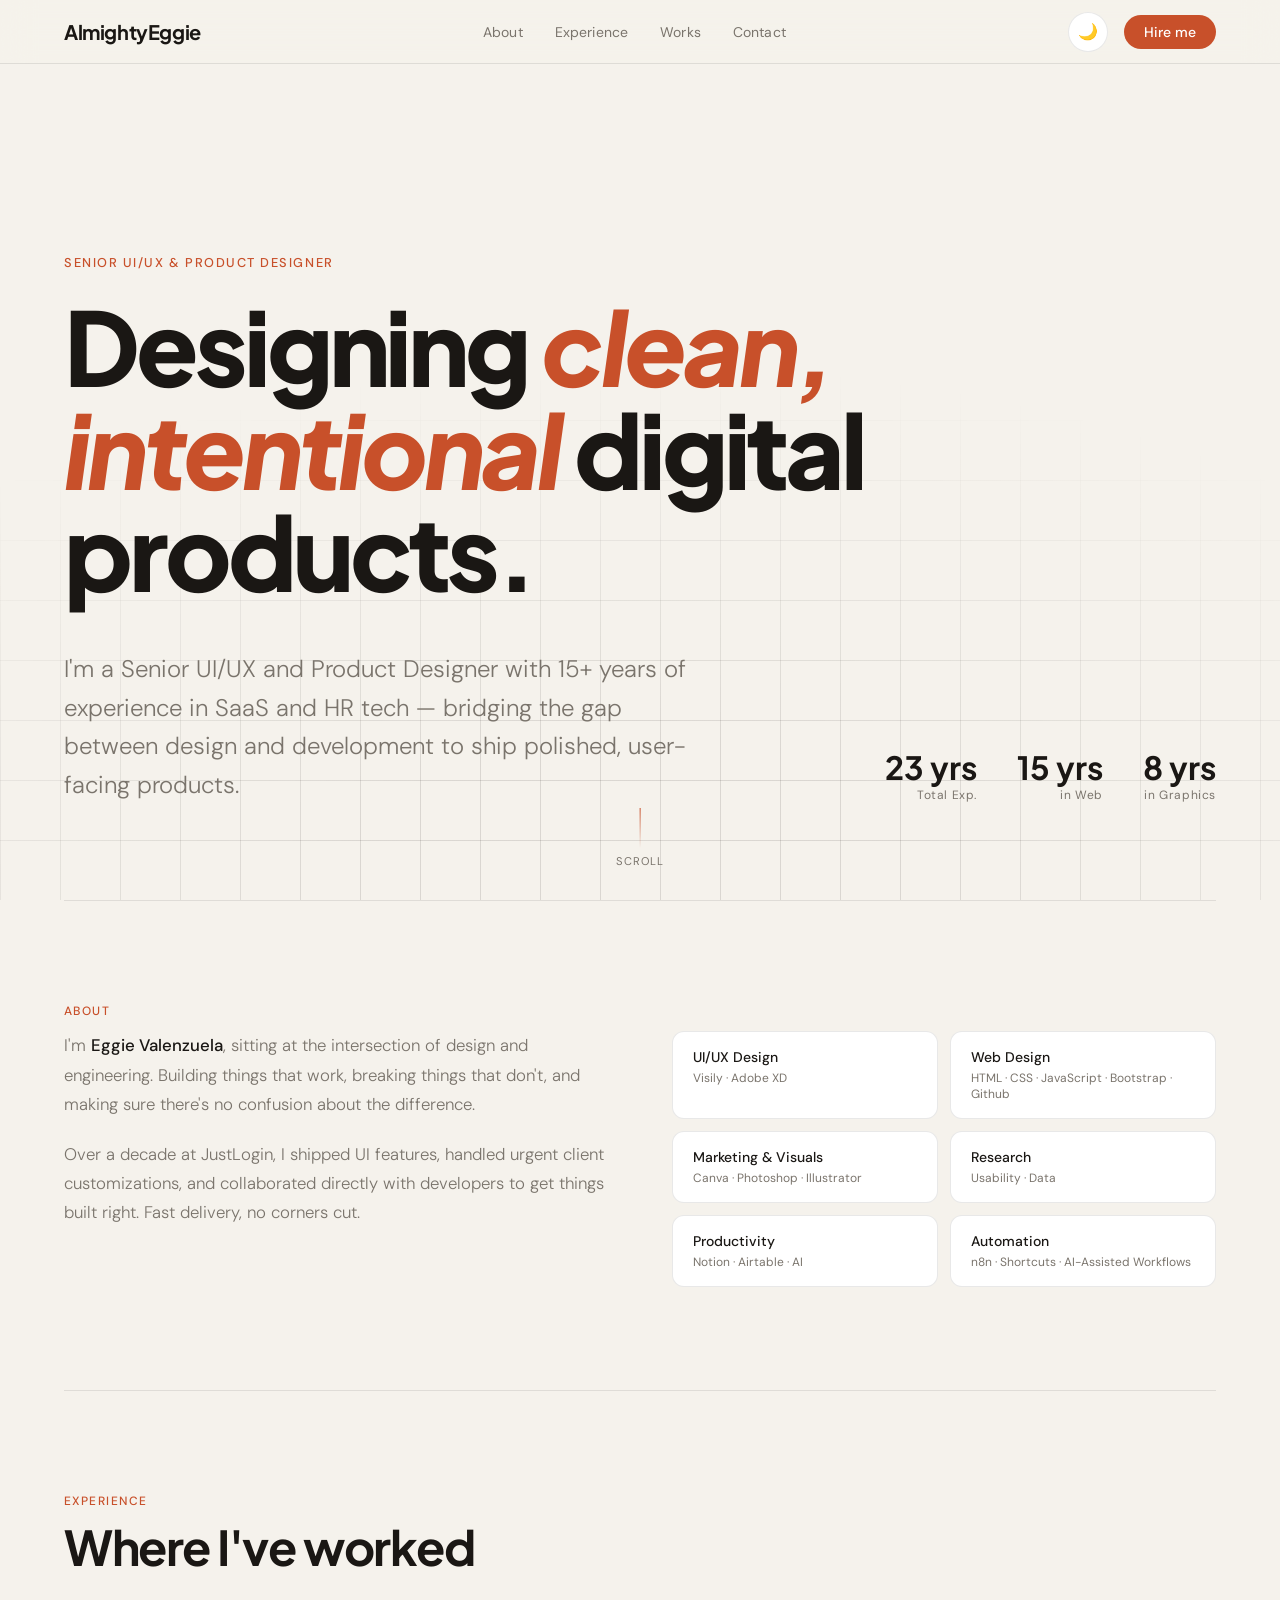
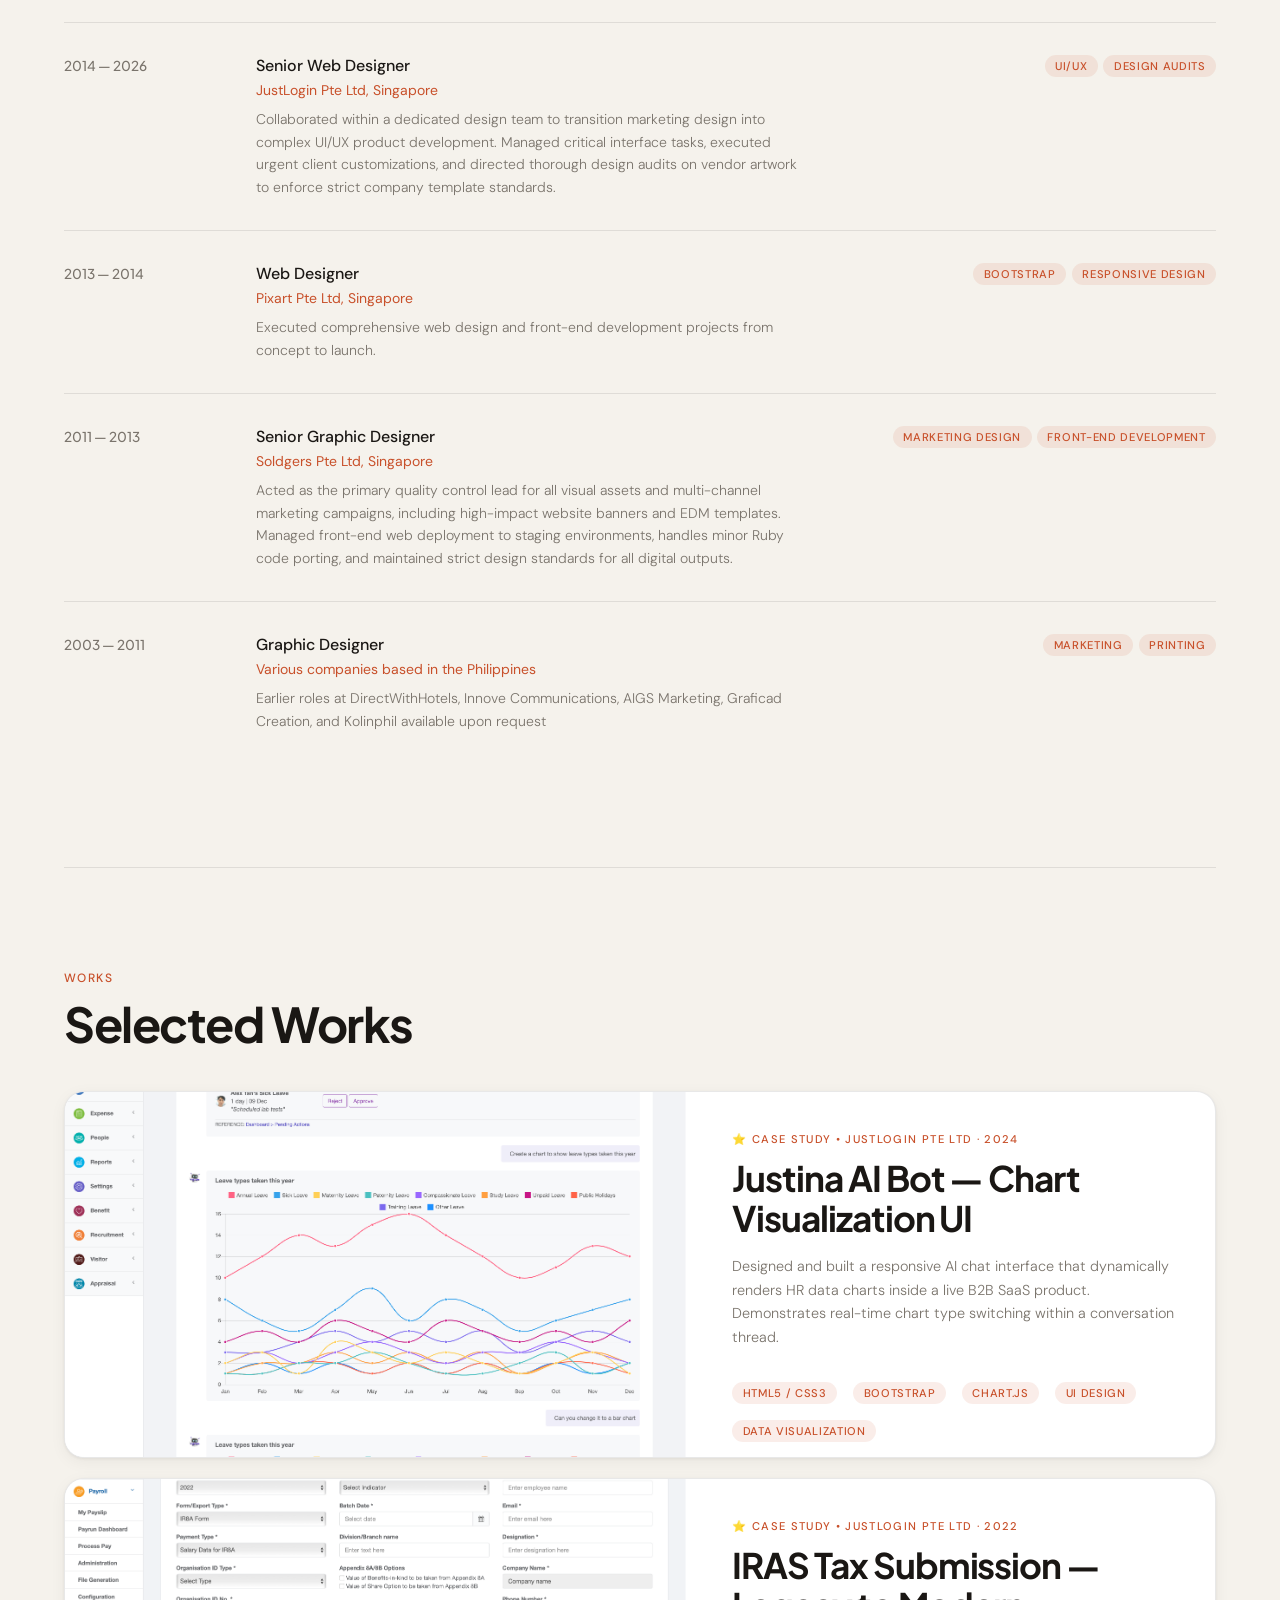
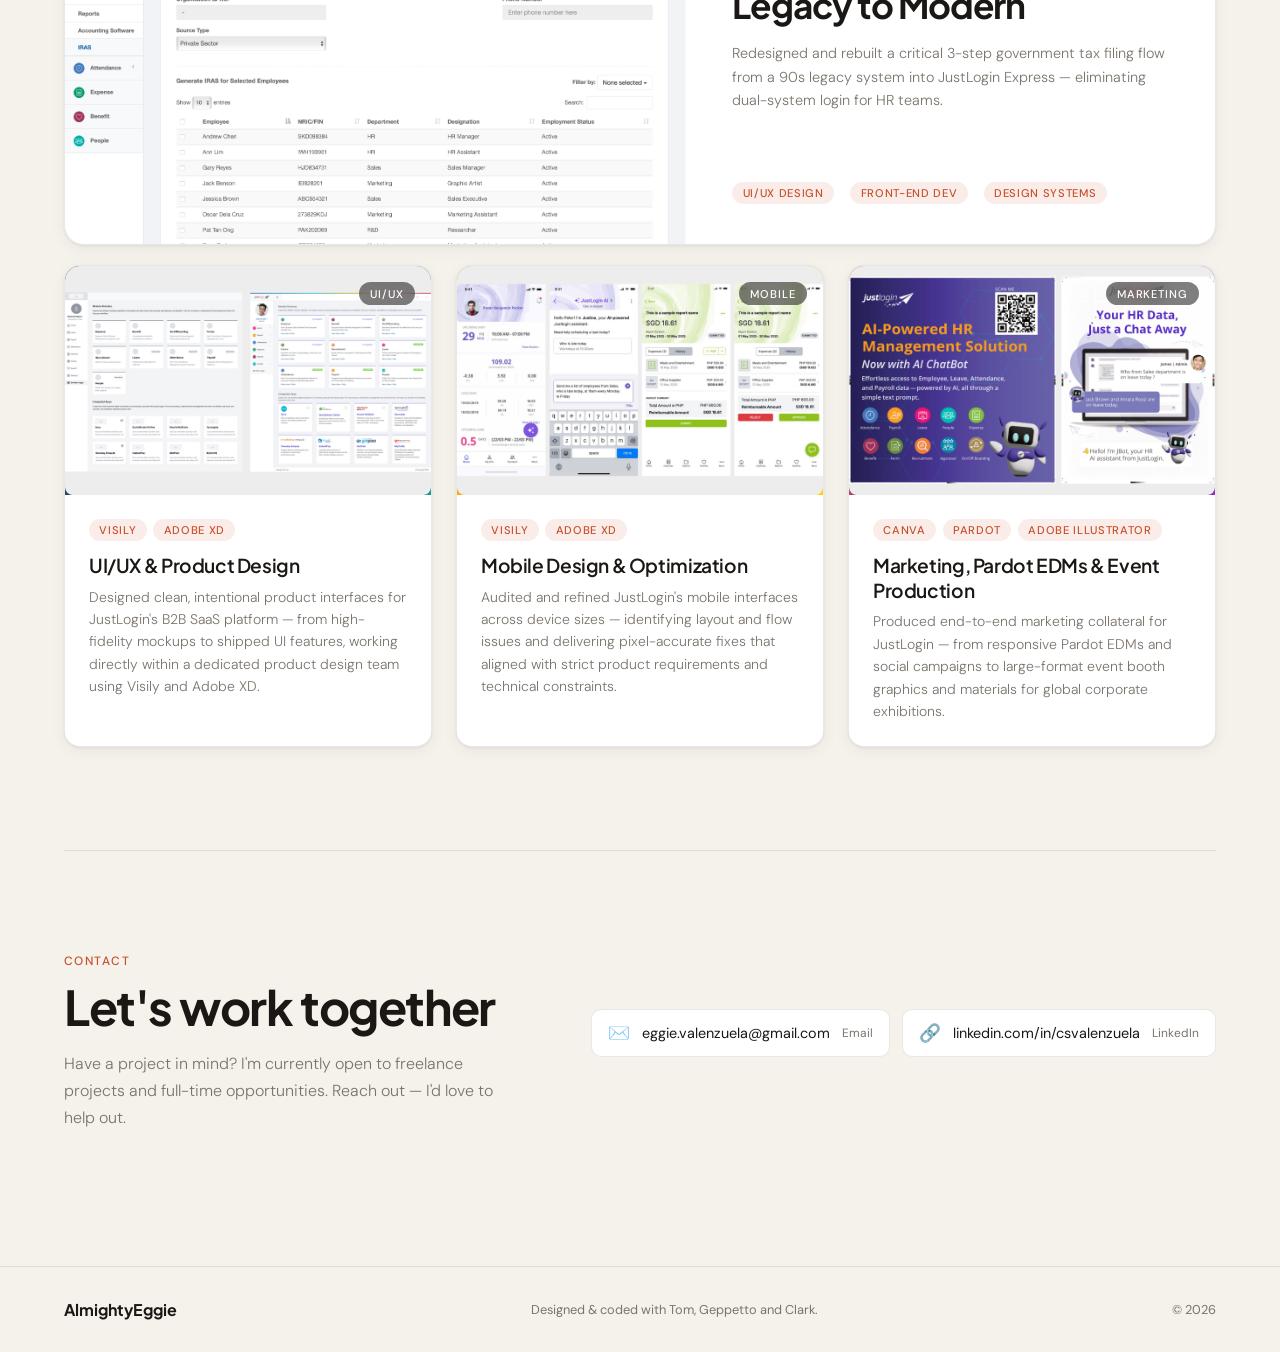
<file: index.html>
<!DOCTYPE html>
<html lang="en">

<head>
    <meta charset="UTF-8">
    <meta name="viewport" content="width=device-width, initial-scale=1.0">
    <title>Eggie Valenzuela — Portfolio</title>
    <link rel="preconnect" href="https://fonts.googleapis.com">
    <link
        href="https://fonts.googleapis.com/css2?family=Plus+Jakarta+Sans:ital,wght@0,300..800;1,300..800&family=DM+Sans:ital,opsz,wght@0,9..40,300..500;1,9..40,300&display=swap"
        rel="stylesheet">

    <link rel="stylesheet" href="css/style.css">

</head>

<body>

    <!-- NAV -->
    <nav>
        <a href="#" class="nav-logo">AlmightyEggie</a>
        <ul class="nav-links">
            <li><a href="#about">About</a></li>
            <li><a href="#experience">Experience</a></li>
            <li><a href="#work">Works</a></li>
            <li><a href="#contact">Contact</a></li>
        </ul>
        <div class="nav-right">
            <button class="theme-toggle" onclick="toggleTheme()" title="Toggle theme" id="themeBtn">🌙</button>
            <a href="#contact" class="btn-cta">Hire me</a>
        </div>
    </nav>

    <!-- HERO -->
    <section class="hero">
        <div class="hero-grid"></div>
        <span class="hero-eyebrow">Senior UI/UX & Product Designer</span>
        <h1>Designing <em>clean, intentional</em> digital products.</h1>
        <div class="hero-sub">
            <p class="hero-desc">I'm a Senior UI/UX and Product Designer with 15+ years of experience in SaaS and HR
                tech — bridging the gap between design and development to ship polished, user-facing products.</p>
            <div class="hero-stats">
                <div class="stat">
                    <span class="stat-num">23 yrs</span>
                    <span class="stat-label">Total Exp.</span>
                </div>
                <div class="stat">
                    <span class="stat-num">15 yrs</span>
                    <span class="stat-label">in Web</span>
                </div>
                <div class="stat">
                    <span class="stat-num">8 yrs</span>
                    <span class="stat-label">in Graphics</span>
                </div>
            </div>
        </div>
        <div class="scroll-hint">
            <div class="scroll-hint-line"></div>
            Scroll
        </div>
    </section>

    <div class="divider"></div>

    <!-- ABOUT -->
    <section id="about">
        <div class="section-label">About</div>
        <div class="about-inner">
            <div class="about-text reveal">
                <p>I'm <strong>Eggie Valenzuela</strong>, sitting at the intersection of design and engineering.
                    Building things that work, breaking things that don't, and making sure there's no confusion about
                    the difference.</p>
                <p>
                    Over a decade at JustLogin, I shipped UI features, handled urgent client customizations, and
                    collaborated directly with developers to get things built right. Fast delivery, no corners cut.</p>
            </div>
            <div class="skills-grid reveal">
                <div class="skill-item">
                    <div class="skill-name">UI/UX Design</div>
                    <div class="skill-sub">Visily · Adobe XD </div>
                </div>
                <div class="skill-item">
                    <div class="skill-name">Web Design</div>
                    <div class="skill-sub">HTML · CSS · JavaScript · Bootstrap · Github</div>
                </div>
                <div class="skill-item">
                    <div class="skill-name">Marketing & Visuals</div>
                    <div class="skill-sub">Canva · Photoshop · Illustrator</div>
                </div>
                <div class="skill-item">
                    <div class="skill-name">Research</div>
                    <div class="skill-sub">Usability · Data</div>
                </div>
                <div class="skill-item">
                    <div class="skill-name">Productivity</div>
                    <div class="skill-sub">Notion · Airtable · AI</div>
                </div>
                <div class="skill-item">
                    <div class="skill-name">Automation</div>
                    <div class="skill-sub">n8n · Shortcuts · AI-Assisted Workflows</div>
                </div>
            </div>
        </div>
    </section>

    <div class="divider"></div>

    <!-- EXPERIENCE -->
    <section id="experience">
        <div class="section-label">Experience</div>
        <h2 class="section-title">Where I've worked</h2>

        <div class="exp-list">
            <div class="exp-item reveal">
                <div class="exp-period">2014 — 2026</div>
                <div>
                    <div class="exp-role">Senior Web Designer</div>
                    <div class="exp-company">JustLogin Pte Ltd, Singapore</div>
                    <p class="exp-desc">Collaborated within a dedicated design team to transition marketing design into
                        complex UI/UX product development. Managed critical interface tasks, executed urgent client
                        customizations, and directed thorough design audits on vendor artwork to enforce strict company
                        template standards.</p>
                </div>
                <div class="exp-tags">
                    <span class="tag">UI/UX</span>
                    <span class="tag">Design Audits</span>
                </div>
            </div>

            <div class="exp-item reveal">
                <div class="exp-period">2013 — 2014</div>
                <div>
                    <div class="exp-role">Web Designer</div>
                    <div class="exp-company">Pixart Pte Ltd, Singapore</div>
                    <p class="exp-desc">Executed comprehensive web design and front-end development projects from
                        concept to launch.</p>
                </div>
                <div class="exp-tags">
                    <span class="tag">Bootstrap</span>
                    <span class="tag">Responsive Design</span>
                </div>
            </div>

            <div class="exp-item reveal">
                <div class="exp-period">2011 — 2013</div>
                <div>
                    <div class="exp-role">Senior Graphic Designer</div>
                    <div class="exp-company">Soldgers Pte Ltd, Singapore</div>
                    <p class="exp-desc">Acted as the primary quality control lead for all visual assets and
                        multi-channel marketing campaigns, including high-impact website banners and EDM templates.
                        Managed front-end web deployment to staging environments, handles minor Ruby code porting, and
                        maintained strict design standards for all digital outputs.</p>
                </div>
                <div class="exp-tags">
                    <span class="tag">Marketing Design</span>
                    <span class="tag">Front-end Development</span>
                </div>
            </div>

            <div class="exp-item reveal">
                <div class="exp-period">2003 — 2011</div>
                <div>
                    <div class="exp-role">Graphic Designer</div>
                    <div class="exp-company">Various companies based in the Philippines</div>
                    <p class="exp-desc">Earlier roles at DirectWithHotels, Innove Communications, AIGS Marketing,
                        Graficad Creation, and Kolinphil available upon request</p>
                </div>
                <div class="exp-tags">
                    <span class="tag">Marketing</span>
                    <span class="tag">Printing</span>
                </div>
            </div>
        </div>
    </section>

    <div class="divider"></div>

    <!-- WORK -->
    <section id="work">
        <div class="works-header">
            <div>
                <div class="section-label">WORKS</div>
                <h2 class="section-title">Selected Works</h2>
            </div>
            <!-- <a href="#" class="view-all">View all work →</a> -->
        </div>


        <div class="featured-container">
            <!-- Featured -->
            <a href="justina-case-study.html" class="featured-card reveal">
                <div class="featured-thumb c1">
                    <div class="featured-thumb-inner"><img src="images/justina-chart.png"></div>
                </div>
                <div class="featured-body">
                    <div>
                        <div class="clearfix">
                            <div class="featured-label">⭐ CASE STUDY • JustLogin Pte Ltd · 2024</div>
                        </div>
                        <h3 class="featured-title">Justina AI Bot — Chart Visualization UI</h3>
                        <p class="featured-desc">Designed and built a responsive AI chat interface that dynamically
                            renders HR data charts inside a live B2B SaaS product. Demonstrates real-time chart type
                            switching within a conversation thread.</p>
                    </div>
                    <div class="featured-meta">
                        <span class="tag">HTML5 / CSS3</span>
                        <span class="tag">Bootstrap</span>
                        <span class="tag">Chart.js</span>
                        <span class="tag">UI Design</span>
                        <span class="tag">Data Visualization</span>
                    </div>
                </div>
            </a>
            <a href="iras-case-study.html" class="featured-card reveal">
                <div class="featured-thumb c1">
                    <div class="featured-thumb-inner"><img src="images/iras1.png"></div>
                </div>
                <div class="featured-body">
                    <div>
                        <div class="clearfix">
                            <div class="featured-label">⭐ CASE STUDY • JustLogin Pte Ltd · 2022</div>
                        </div>
                        <h3 class="featured-title">IRAS Tax Submission — Legacy to Modern</h3>
                        <p class="featured-desc">Redesigned and rebuilt a critical 3-step government tax filing flow
                            from a
                            90s legacy system into JustLogin Express — eliminating dual-system login for HR teams.
                        </p>
                    </div>
                    <div class="featured-meta">
                        <span class="tag">UI/UX Design</span>
                        <span class="tag">Front-end Dev</span>
                        <span class="tag">Design Systems</span>
                    </div>
                </div>
            </a>
        </div>

        <div class="projects-grid">
            <!-- Card 2 -->
            <a href="#" class="project-card reveal" data-modal-image="images/mockups.png"
                data-modal-title="UI/UX & Product Design" data-modal-badge="UI/UX" data-modal-year="2024"
                data-modal-tags="Visily,Adobe XD"
                data-modal-desc="Designed clean, intentional product interfaces for JustLogin's B2B SaaS platform — from high-fidelity mockups to shipped UI features, working directly within a dedicated product design team using Visily and Adobe XD.">
                <div class="project-thumb c2">
                    <div class="project-thumb-inner"><img src="images/mockups.png"></div>
                    <span class="project-badge">UI/UX</span>
                </div>
                <div class="project-body">
                    <div class="project-tags">
                        <span class="tag">Visily</span>
                        <span class="tag">Adobe XD</span>
                    </div>
                    <h3 class="project-title">UI/UX & Product Design</h3>
                    <p class="project-desc">Designed clean, intentional product interfaces for JustLogin's B2B SaaS
                        platform — from high-fidelity mockups to shipped UI features, working directly within a
                        dedicated product design team using Visily and Adobe XD.

                    </p>
                </div>
                <!-- <div class="project-footer">
                    <span class="project-year">2024</span>
                    <span class="project-arrow">↗</span>
                </div> -->
            </a>

            <!-- Card 3 -->
            <a href="#" class="project-card reveal" data-modal-image="images/mobile.png" data-modal-color="c3"
                data-modal-title="Mobile Design & Optimization" data-modal-badge="Mobile" data-modal-year="2024"
                data-modal-tags="Visily,Adobe XD,Mobile Design"
                data-modal-desc="Audited and refined JustLogin's mobile interfaces across device sizes — identifying layout and flow issues and delivering pixel-accurate fixes that aligned with strict product requirements and technical constraints.">
                <div class="project-thumb c3">
                    <div class="project-thumb-inner"><img src="images/mobile.png"></div>
                    <span class="project-badge">Mobile</span>
                </div>
                <div class="project-body">
                    <div class="project-tags">
                        <span class="tag">Visily</span>
                        <span class="tag">Adobe XD</span>
                    </div>
                    <h3 class="project-title">Mobile Design & Optimization</h3>
                    <p class="project-desc">Audited and refined JustLogin's mobile interfaces across device sizes —
                        identifying layout and flow issues and delivering pixel-accurate fixes that aligned with strict
                        product requirements and technical constraints.
                    </p>
                </div>
                <!-- <div class="project-footer">
                    <span class="project-year">2024</span>
                    <span class="project-arrow">↗</span>
                </div> -->
            </a>

            <!-- Card 4 -->
            <a href="#" class="project-card reveal" data-modal-image="images/marketing.png" data-modal-color="c4"
                data-modal-title="Marketing, Pardot EDMs & Event Production" data-modal-badge="Marketing"
                data-modal-year="2023" data-modal-tags="Canva,Pardot,Adobe Illustrator"
                data-modal-desc="Developing marketing collateral from concept to physical execution.
                       Produced end-to-end marketing collateral for JustLogin — from responsive Pardot EDMs and social campaigns to large-format event booth graphics and materials for global corporate exhibitions.">
                <div class="project-thumb c4">
                    <div class="project-thumb-inner"><img src="images/marketing.png"></div>
                    <span class="project-badge">Marketing</span>
                </div>
                <div class="project-body">
                    <div class="project-tags">
                        <span class="tag">Canva</span>
                        <span class="tag">Pardot</span>
                        <span class="tag">Adobe Illustrator</span>
                    </div>
                    <h3 class="project-title">Marketing, Pardot EDMs & Event Production</h3>
                    <p class="project-desc">Produced end-to-end marketing collateral for JustLogin — from responsive
                        Pardot EDMs and social campaigns to large-format event booth graphics and materials for global
                        corporate exhibitions.</p>
                </div>
                <!-- <div class="project-footer">
                    <span class="project-year">2023</span>
                    <span class="project-arrow">↗</span>
                </div> -->
            </a>

            <!-- Card 5 -->
            <!-- <a href="#" class="project-card reveal" data-modal-emoji="🏥" data-modal-color="c5"
                data-modal-title="Healio — Patient Portal Redesign" data-modal-badge="Healthcare" data-modal-year="2023"
                data-modal-tags="HealthTech,Accessibility"
                data-modal-desc="Accessibility-first redesign of a hospital patient portal for 400K+ users. Achieved WCAG 2.1 AA compliance while reducing task completion time by 52%.">
                <div class="project-thumb c5">
                    <div class="project-thumb-inner">🏥</div>
                    <span class="project-badge">Healthcare</span>
                </div>
                <div class="project-body">
                    <div class="project-tags">
                        <span class="tag">HealthTech</span>
                        <span class="tag">Accessibility</span>
                    </div>
                    <h3 class="project-title">Healio — Patient Portal Redesign</h3>
                    <p class="project-desc">Accessibility-first redesign of a hospital patient portal for 400K+ users.
                        Achieved WCAG 2.1 AA compliance while reducing task completion time by 52%.</p>
                </div>
                <div class="project-footer">
                    <span class="project-year">2023</span>
                    <span class="project-arrow">↗</span>
                </div>
            </a> -->

        </div>
    </section>

    <div class="divider"></div>

    <!-- CONTACT -->
    <section id="contact">
        <div class="contact-inner">
            <div class="contact-left">
                <div class="section-label">Contact</div>
                <h2 class="section-title">Let's work together</h2>
                <p class="contact-text">Have a project in mind? I'm currently open to freelance projects and full-time
                    opportunities. Reach out — I'd love to help out.</p>
            </div>

            <div class="contact-links">
                <a href="mailto:eggie.valenzuela@gmail.com" class="contact-link">
                    <span class="contact-link-icon">✉️</span>
                    eggie.valenzuela@gmail.com
                    <span class="contact-link-sub">Email</span>
                </a>
                <a href="https://www.linkedin.com/in/csvalenzuela" class="contact-link">
                    <span class="contact-link-icon">🔗</span>
                    linkedin.com/in/csvalenzuela
                    <span class="contact-link-sub">LinkedIn</span>
                </a>
            </div>
        </div>
    </section>

    <!-- FOOTER -->
    <footer>
        <span class="footer-logo">AlmightyEggie</span>
        <span>Designed & coded with Tom, Geppetto and Clark.</span>
        <span>© 2026</span>
    </footer>

    <!-- PROJECT MODAL -->
    <div id="projectModal" class="modal" role="dialog" aria-modal="true" aria-hidden="true">
        <div class="modal-overlay"></div>
        <div class="modal-container">
            <button class="modal-close" id="modalCloseBtn" aria-label="Close modal">&times;</button>
            <div class="modal-content">
                <div class="modal-media" id="modalMedia">
                    <!-- Dynamic: img or emoji wrapper -->
                </div>
                <div class="modal-details">
                    <div class="modal-header-meta">
                        <span class="modal-badge-label" id="modalBadge"></span>
                        <span class="modal-year" id="modalYear"></span>
                    </div>
                    <h3 class="modal-title" id="modalTitle"></h3>
                    <div class="modal-tags" id="modalTags"></div>
                    <p class="modal-desc" id="modalDesc"></p>
                </div>
            </div>
        </div>
    </div>

    <script>
        // Theme toggle
        const html = document.documentElement;
        const btn = document.getElementById('themeBtn');

        function toggleTheme() {
            const isDark = html.getAttribute('data-theme') === 'dark';
            html.setAttribute('data-theme', isDark ? 'light' : 'dark');
            btn.textContent = isDark ? '🌙' : '☀️';
        }

        // Scroll reveal
        const reveals = document.querySelectorAll('.reveal');
        const observer = new IntersectionObserver((entries) => {
            entries.forEach((entry, i) => {
                if (entry.isIntersecting) {
                    setTimeout(() => entry.target.classList.add('visible'), 60 * i);
                    observer.unobserve(entry.target);
                }
            });
        }, { threshold: 0.08 });

        reveals.forEach(el => observer.observe(el));

        // Modal selectors
        const modal = document.getElementById('projectModal');
        const modalOverlay = modal.querySelector('.modal-overlay');
        const modalCloseBtn = document.getElementById('modalCloseBtn');
        const modalMedia = document.getElementById('modalMedia');
        const modalBadge = document.getElementById('modalBadge');
        const modalYear = document.getElementById('modalYear');
        const modalTitle = document.getElementById('modalTitle');
        const modalTags = document.getElementById('modalTags');
        const modalDesc = document.getElementById('modalDesc');

        function openModal(card) {
            const image = card.getAttribute('data-modal-image');
            const emoji = card.getAttribute('data-modal-emoji');
            const colorClass = card.getAttribute('data-modal-color') || '';
            const title = card.getAttribute('data-modal-title');
            const badge = card.getAttribute('data-modal-badge');
            const year = card.getAttribute('data-modal-year');
            const tags = card.getAttribute('data-modal-tags') ? card.getAttribute('data-modal-tags').split(',') : [];
            const desc = card.getAttribute('data-modal-desc');

            // Populate media (image or styled emoji box)
            modalMedia.innerHTML = '';
            if (image) {
                const imgEl = document.createElement('img');
                imgEl.src = image;
                imgEl.alt = title;
                imgEl.className = 'modal-img';
                modalMedia.appendChild(imgEl);
                modalMedia.className = 'modal-media'; // remove any special emoji-only classes
            } else if (emoji) {
                const emojiWrapper = document.createElement('div');
                emojiWrapper.className = `modal-emoji-wrapper ${colorClass}`;
                emojiWrapper.textContent = emoji;
                modalMedia.appendChild(emojiWrapper);
                modalMedia.className = 'modal-media has-emoji';
            }

            // Populate text
            modalTitle.textContent = title;
            modalBadge.textContent = badge;
            modalYear.textContent = year;
            modalDesc.textContent = desc;

            // Populate tags
            modalTags.innerHTML = '';
            tags.forEach(tagText => {
                const tagSpan = document.createElement('span');
                tagSpan.className = 'tag';
                tagSpan.textContent = tagText;
                modalTags.appendChild(tagSpan);
            });

            // Show modal
            modal.classList.add('active');
            document.body.style.overflow = 'hidden'; // Lock scroll

            // Focus on close button for accessibility
            modalCloseBtn.focus();
        }

        function closeModal() {
            modal.classList.remove('active');
            document.body.style.overflow = ''; // Unlock scroll
        }

        // Attach click handlers to cards
        const projectCards = document.querySelectorAll('.project-card');
        projectCards.forEach(card => {
            card.addEventListener('click', (e) => {
                e.preventDefault();
                openModal(card);
            });
        });

        // Close handlers
        modalCloseBtn.addEventListener('click', closeModal);
        modalOverlay.addEventListener('click', closeModal);

        // Escape key listener to close modal
        window.addEventListener('keydown', (e) => {
            if (e.key === 'Escape' && modal.classList.contains('active')) {
                closeModal();
            }
        });
    </script>

</body>

</html>
</file>
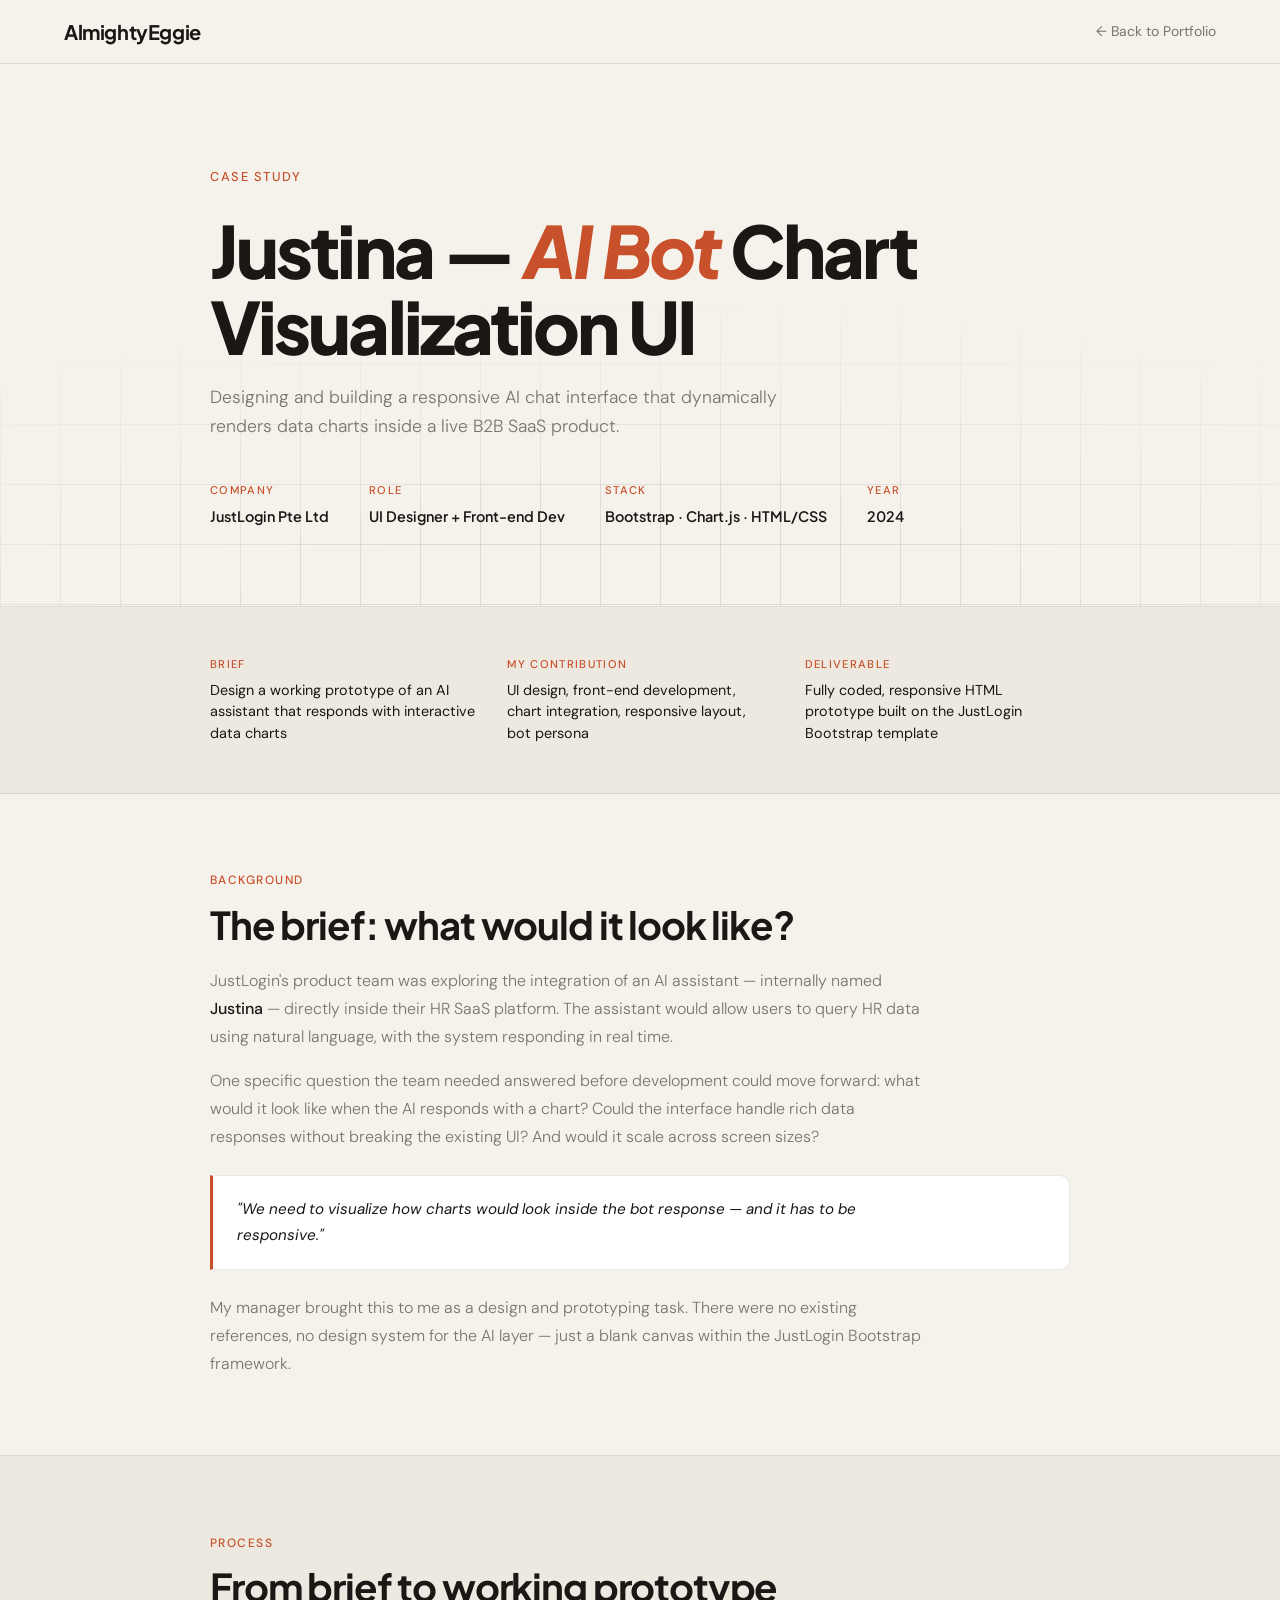
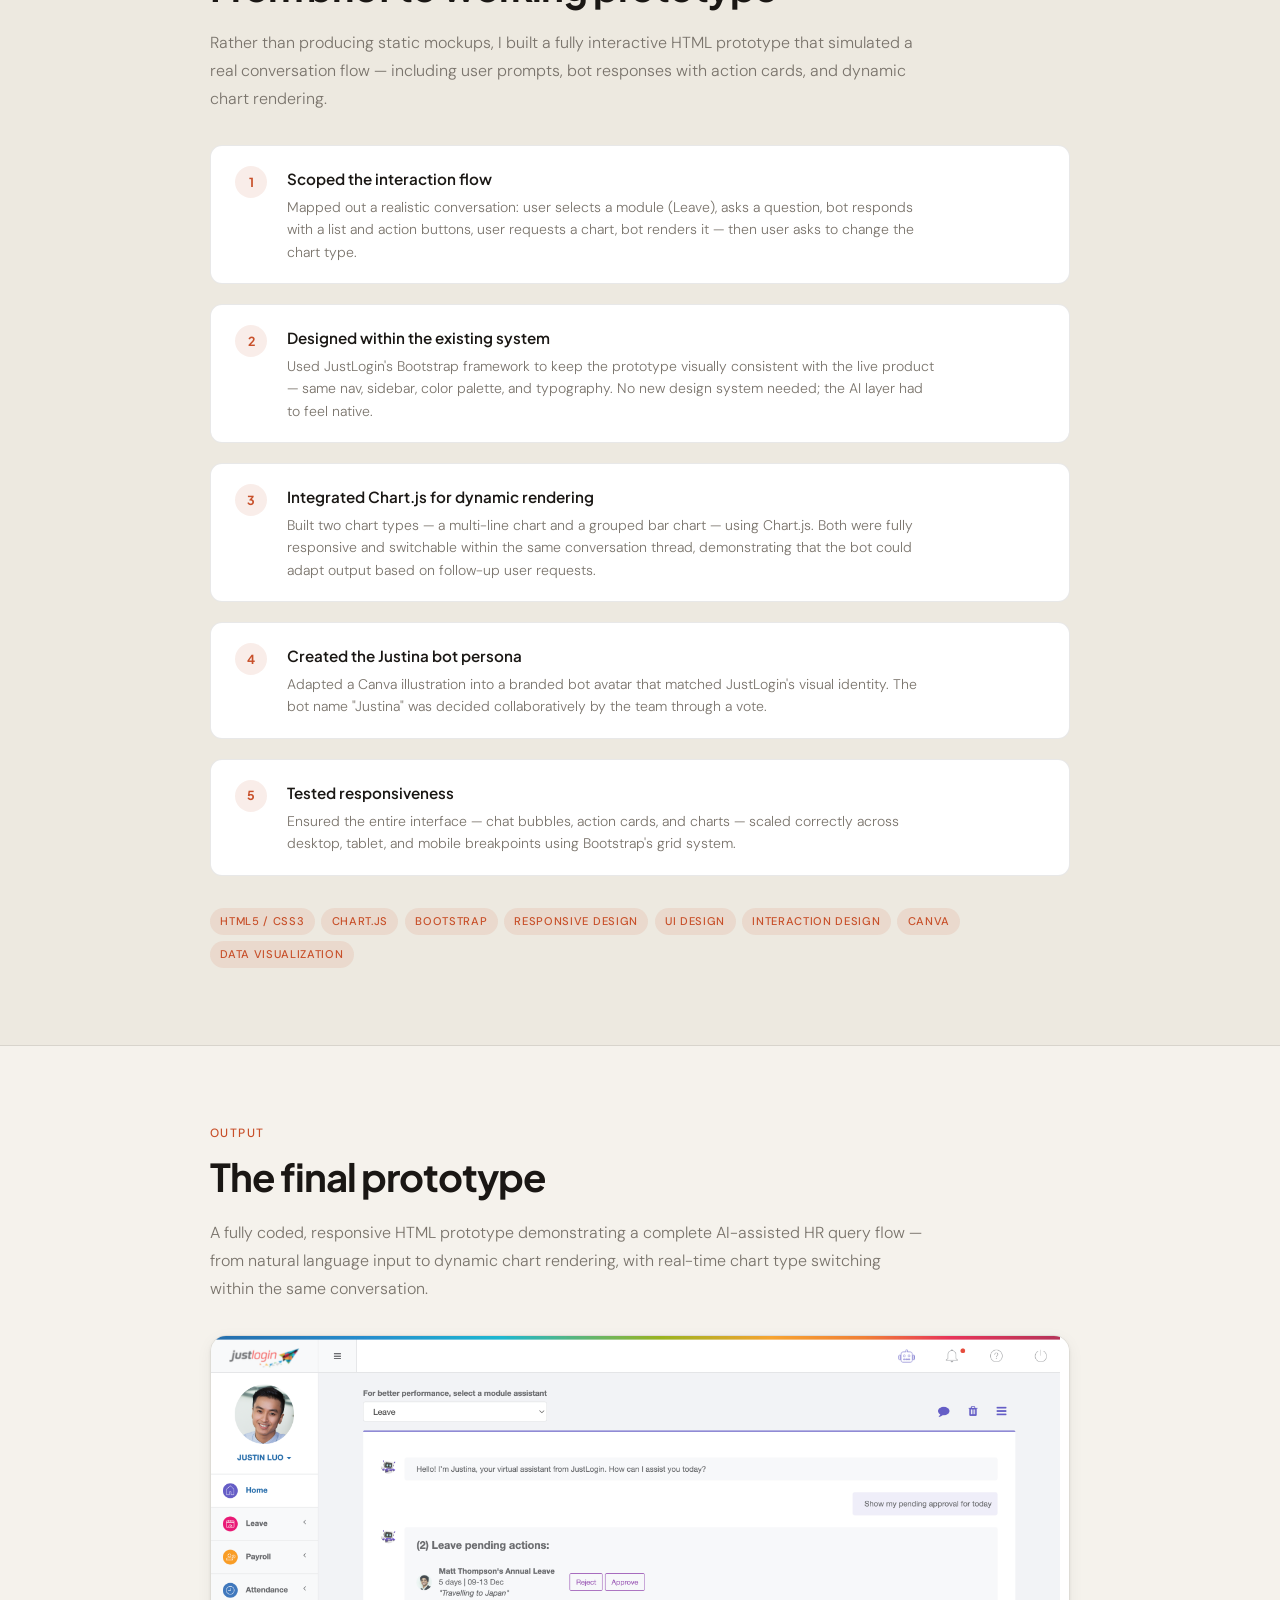
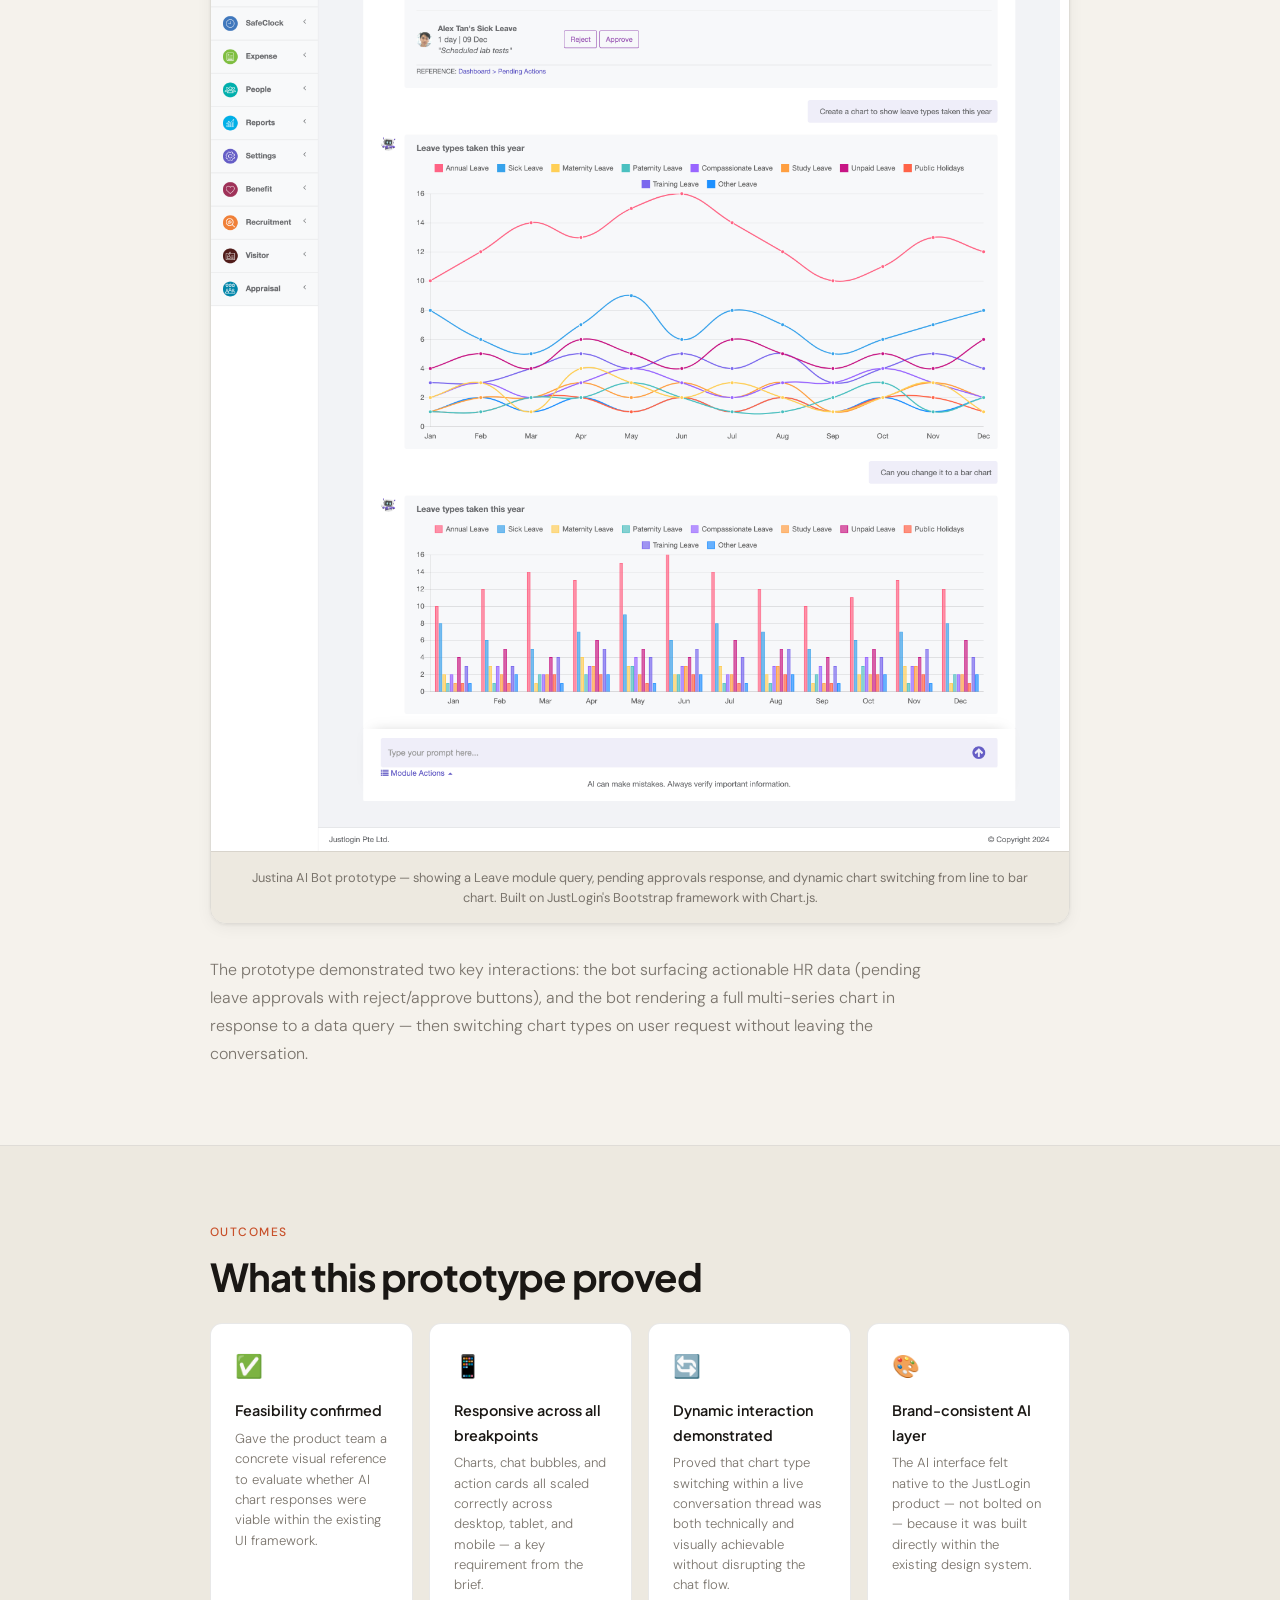
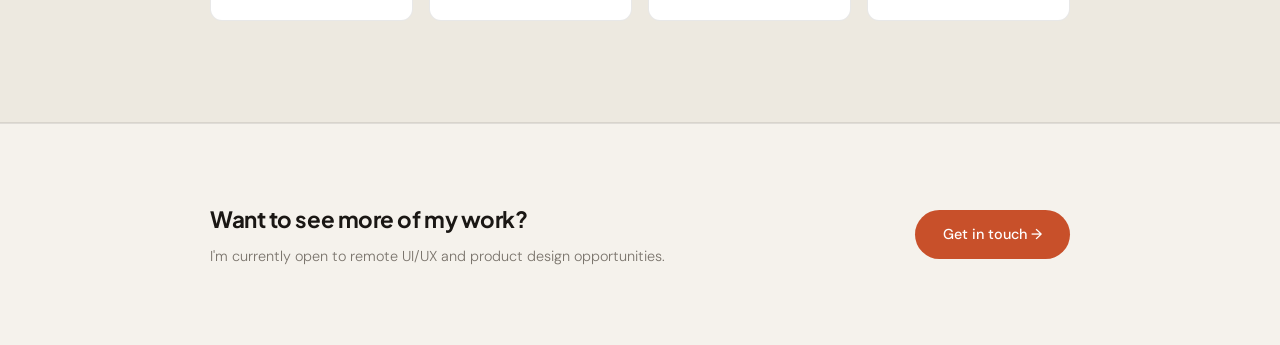
<file: justina-case-study.html>
<!DOCTYPE html>
<html lang="en">

<head>
    <meta charset="UTF-8" />
    <meta name="viewport" content="width=device-width, initial-scale=1.0" />
    <title>Case Study — Justina AI Bot | Eggie Valenzuela</title>
    <link
        href="https://fonts.googleapis.com/css2?family=Plus+Jakarta+Sans:ital,wght@0,300;0,400;0,500;0,600;0,700;0,800;1,700&family=DM+Sans:ital,wght@0,300;0,400;0,500;0,600;1,400&display=swap"
        rel="stylesheet" />
    <link rel="stylesheet" href="css/case-style.css" />
</head>

<body>

    <!-- NAV -->
    <nav>
        <a class="nav-logo" href="https://almightyeggie.github.io">AlmightyEggie</a>
        <a class="nav-back" href="https://almightyeggie.github.io">← Back to Portfolio</a>
    </nav>

    <!-- HERO -->
    <div class="hero">
        <div class="hero-grid"></div>
        <div class="hero-inner">
            <span class="hero-eyebrow">Case Study</span>
            <h1>Justina — <em>AI Bot</em> Chart Visualization UI</h1>
            <p class="hero-sub">Designing and building a responsive AI chat interface that dynamically renders data
                charts inside a live B2B SaaS product.</p>
            <div class="hero-meta">
                <div class="meta-item">
                    <div class="meta-label">Company</div>
                    <div class="meta-value">JustLogin Pte Ltd</div>
                </div>
                <div class="meta-item">
                    <div class="meta-label">Role</div>
                    <div class="meta-value">UI Designer + Front-end Dev</div>
                </div>
                <div class="meta-item">
                    <div class="meta-label">Stack</div>
                    <div class="meta-value">Bootstrap · Chart.js · HTML/CSS</div>
                </div>
                <div class="meta-item">
                    <div class="meta-label">Year</div>
                    <div class="meta-value">2024</div>
                </div>
            </div>
        </div>
    </div>

    <!-- OVERVIEW STRIP -->
    <div class="overview-strip">
        <div class="overview-grid">
            <div class="overview-item">
                <div class="overview-item-label">Brief</div>
                <div class="overview-item-value">Design a working prototype of an AI assistant that responds with
                    interactive data charts</div>
            </div>
            <div class="overview-item">
                <div class="overview-item-label">My Contribution</div>
                <div class="overview-item-value">UI design, front-end development, chart integration, responsive layout,
                    bot persona</div>
            </div>
            <div class="overview-item">
                <div class="overview-item-label">Deliverable</div>
                <div class="overview-item-value">Fully coded, responsive HTML prototype built on the JustLogin Bootstrap
                    template</div>
            </div>
        </div>
    </div>

    <!-- SECTION: BACKGROUND -->
    <div class="section">
        <div class="section-inner">
            <div class="section-label">Background</div>
            <h2>The brief: what would it look like?</h2>
            <p>JustLogin's product team was exploring the integration of an AI assistant — internally named <strong
                    style="color:var(--text);font-weight:500;">Justina</strong> — directly inside their HR SaaS
                platform. The assistant would allow users to query HR data using natural language, with the system
                responding in real time.</p>
            <p>One specific question the team needed answered before development could move forward: what would it look
                like when the AI responds with a chart? Could the interface handle rich data responses without breaking
                the existing UI? And would it scale across screen sizes?</p>
            <div class="callout">
                <p>"We need to visualize how charts would look inside the bot response — and it has to be responsive."
                </p>
            </div>
            <p>My manager brought this to me as a design and prototyping task. There were no existing references, no
                design system for the AI layer — just a blank canvas within the JustLogin Bootstrap framework.</p>
        </div>
    </div>

    <!-- SECTION: PROCESS -->
    <div class="section section-alt">
        <div class="section-inner">
            <div class="section-label">Process</div>
            <h2>From brief to working prototype</h2>
            <p>Rather than producing static mockups, I built a fully interactive HTML prototype that simulated a real
                conversation flow — including user prompts, bot responses with action cards, and dynamic chart
                rendering.</p>

            <div class="steps">
                <div class="step">
                    <div class="step-num">1</div>
                    <div class="step-content">
                        <h4>Scoped the interaction flow</h4>
                        <p>Mapped out a realistic conversation: user selects a module (Leave), asks a question, bot
                            responds with a list and action buttons, user requests a chart, bot renders it — then user
                            asks to change the chart type.</p>
                    </div>
                </div>
                <div class="step">
                    <div class="step-num">2</div>
                    <div class="step-content">
                        <h4>Designed within the existing system</h4>
                        <p>Used JustLogin's Bootstrap framework to keep the prototype visually consistent with the live
                            product — same nav, sidebar, color palette, and typography. No new design system needed; the
                            AI layer had to feel native.</p>
                    </div>
                </div>
                <div class="step">
                    <div class="step-num">3</div>
                    <div class="step-content">
                        <h4>Integrated Chart.js for dynamic rendering</h4>
                        <p>Built two chart types — a multi-line chart and a grouped bar chart — using Chart.js. Both
                            were fully responsive and switchable within the same conversation thread, demonstrating that
                            the bot could adapt output based on follow-up user requests.</p>
                    </div>
                </div>
                <div class="step">
                    <div class="step-num">4</div>
                    <div class="step-content">
                        <h4>Created the Justina bot persona</h4>
                        <p>Adapted a Canva illustration into a branded bot avatar that matched JustLogin's visual
                            identity. The bot name "Justina" was decided collaboratively by the team through a vote.</p>
                    </div>
                </div>
                <div class="step">
                    <div class="step-num">5</div>
                    <div class="step-content">
                        <h4>Tested responsiveness</h4>
                        <p>Ensured the entire interface — chat bubbles, action cards, and charts — scaled correctly
                            across desktop, tablet, and mobile breakpoints using Bootstrap's grid system.</p>
                    </div>
                </div>
            </div>

            <div class="tag-row">
                <span class="tag">HTML5 / CSS3</span>
                <span class="tag">Chart.js</span>
                <span class="tag">Bootstrap</span>
                <span class="tag">Responsive Design</span>
                <span class="tag">UI Design</span>
                <span class="tag">Interaction Design</span>
                <span class="tag">Canva</span>
                <span class="tag">Data Visualization</span>
            </div>
        </div>
    </div>

    <!-- SECTION: SCREENSHOT -->
    <div class="section">
        <div class="section-inner">
            <div class="section-label">Output</div>
            <h2>The final prototype</h2>
            <p>A fully coded, responsive HTML prototype demonstrating a complete AI-assisted HR query flow — from
                natural language input to dynamic chart rendering, with real-time chart type switching within the same
                conversation.</p>

            <div class="screenshot-wrap">
                <img src="images/justina-chart.png" alt="Justina AI Bot — Chart Visualization UI Prototype" />
                <div class="screenshot-caption">Justina AI Bot prototype — showing a Leave module query, pending
                    approvals response, and dynamic chart switching from line to bar chart. Built on JustLogin's
                    Bootstrap framework with Chart.js.</div>
            </div>

            <p>The prototype demonstrated two key interactions: the bot surfacing actionable HR data (pending leave
                approvals with reject/approve buttons), and the bot rendering a full multi-series chart in response to a
                data query — then switching chart types on user request without leaving the conversation.</p>
        </div>
    </div>

    <!-- SECTION: OUTCOMES -->
    <div class="section section-alt">
        <div class="section-inner">
            <div class="section-label">Outcomes</div>
            <h2>What this prototype proved</h2>
            <div class="outcomes-grid">
                <div class="outcome-card">
                    <div class="outcome-icon">✅</div>
                    <h4>Feasibility confirmed</h4>
                    <p>Gave the product team a concrete visual reference to evaluate whether AI chart responses were
                        viable within the existing UI framework.</p>
                </div>
                <div class="outcome-card">
                    <div class="outcome-icon">📱</div>
                    <h4>Responsive across all breakpoints</h4>
                    <p>Charts, chat bubbles, and action cards all scaled correctly across desktop, tablet, and mobile —
                        a key requirement from the brief.</p>
                </div>
                <div class="outcome-card">
                    <div class="outcome-icon">🔄</div>
                    <h4>Dynamic interaction demonstrated</h4>
                    <p>Proved that chart type switching within a live conversation thread was both technically and
                        visually achievable without disrupting the chat flow.</p>
                </div>
                <div class="outcome-card">
                    <div class="outcome-icon">🎨</div>
                    <h4>Brand-consistent AI layer</h4>
                    <p>The AI interface felt native to the JustLogin product — not bolted on — because it was built
                        directly within the existing design system.</p>
                </div>
            </div>
        </div>
    </div>

    <!-- FOOTER CTA -->
    <div class="footer-cta">
        <div class="footer-cta-inner">
            <div class="footer-cta-text">
                <h3>Want to see more of my work?</h3>
                <p>I'm currently open to remote UI/UX and product design opportunities.</p>
            </div>
            <a class="cta-btn" href="mailto:eggie.valenzuela@gmail.com">Get in touch →</a>
        </div>
    </div>

</body>

</html>
</file>
<file: css/style.css>
*,
        *::before,
        *::after {
            box-sizing: border-box;
            margin: 0;
            padding: 0;
        }

        :root {
            --bg: #F5F2EC;
            --bg2: #EDE9E0;
            --surface: #FFFFFF;
            --border: rgba(0, 0, 0, 0.09);
            --text: #1A1714;
            --muted: #7A746C;
            --accent: #C8502A;
            --accent2: #3D6B4F;
            --tag-bg: rgba(200, 80, 42, 0.1);
            --tag-color: #C8502A;
            --nav-bg: rgba(245, 242, 236, 0.85);
            --card-shadow: 0 1px 3px rgba(0, 0, 0, 0.06), 0 4px 16px rgba(0, 0, 0, 0.05);
            --card-hover: 0 8px 32px rgba(0, 0, 0, 0.10);
            --hero-line: rgba(26, 23, 20, 0.12);
        }

        [data-theme="dark"] {
            --bg: #0F0E0D;
            --bg2: #181614;
            --surface: #1E1C1A;
            --border: rgba(255, 255, 255, 0.08);
            --text: #EDE8DF;
            --muted: #7A746C;
            --accent: #E8714A;
            --accent2: #5A9E72;
            --tag-bg: rgba(232, 113, 74, 0.15);
            --tag-color: #E8714A;
            --nav-bg: rgba(15, 14, 13, 0.85);
            --card-shadow: 0 1px 3px rgba(0, 0, 0, 0.3), 0 4px 16px rgba(0, 0, 0, 0.25);
            --card-hover: 0 8px 32px rgba(0, 0, 0, 0.4);
            --hero-line: rgba(237, 232, 223, 0.08);
        }

        html {
            scroll-behavior: smooth;
        }

        body {
            font-family: 'DM Sans', sans-serif;
            background: var(--bg);
            color: var(--text);
            min-height: 100vh;
            transition: background 0.4s, color 0.4s;
            overflow-x: hidden;
        }

        /* NAV */
        nav {
            position: fixed;
            top: 0;
            left: 0;
            right: 0;
            z-index: 100;
            display: flex;
            align-items: center;
            justify-content: space-between;
            padding: 0 clamp(1.5rem, 5vw, 4rem);
            height: 64px;
            backdrop-filter: blur(16px);
            background: var(--nav-bg);
            border-bottom: 1px solid var(--border);
            transition: background 0.4s, border-color 0.4s;
        }

        .nav-logo {
            font-family: 'Plus Jakarta Sans', sans-serif;
            font-weight: 700;
            font-size: 1.25rem;
            color: var(--text);
            text-decoration: none;
            letter-spacing: -0.02em;
        }

        .nav-links {
            display: flex;
            align-items: center;
            gap: 2rem;
            list-style: none;
        }

        .nav-links a {
            font-size: 0.875rem;
            font-weight: 400;
            color: var(--muted);
            text-decoration: none;
            letter-spacing: 0.01em;
            transition: color 0.2s;
        }

        .nav-links a:hover {
            color: var(--text);
        }

        .nav-right {
            display: flex;
            align-items: center;
            gap: 1rem;
        }

        .theme-toggle {
            width: 40px;
            height: 40px;
            border-radius: 50%;
            border: 1px solid var(--border);
            background: var(--surface);
            cursor: pointer;
            display: flex;
            align-items: center;
            justify-content: center;
            font-size: 1rem;
            transition: all 0.2s;
            color: var(--text);
        }

        .theme-toggle:hover {
            background: var(--bg2);
            transform: scale(1.05);
        }

        .btn-cta {
            padding: 0.5rem 1.25rem;
            background: var(--accent);
            color: #fff;
            border: none;
            border-radius: 100px;
            font-family: 'DM Sans', sans-serif;
            font-size: 0.875rem;
            font-weight: 500;
            cursor: pointer;
            text-decoration: none;
            transition: opacity 0.2s, transform 0.2s;
            display: inline-block;
        }

        .btn-cta:hover {
            opacity: 0.88;
            transform: translateY(-1px);
        }

        /* HERO */
        .hero {
            min-height: 100vh;
            display: flex;
            flex-direction: column;
            justify-content: flex-end;
            padding: 0 clamp(1.5rem, 5vw, 4rem);
            padding-bottom: 6rem;
            padding-top: 64px;
            position: relative;
            overflow: hidden;
        }

        .hero-grid {
            position: absolute;
            inset: 0;
            z-index: 0;
            background-image:
                linear-gradient(var(--hero-line) 1px, transparent 1px),
                linear-gradient(90deg, var(--hero-line) 1px, transparent 1px);
            background-size: 60px 60px;
            mask-image: radial-gradient(ellipse 80% 60% at 50% 100%, black 30%, transparent 100%);
        }

        .hero-eyebrow {
            font-size: 0.8rem;
            font-weight: 500;
            letter-spacing: 0.12em;
            text-transform: uppercase;
            color: var(--accent);
            margin-bottom: 1.5rem;
            position: relative;
            z-index: 1;
            animation: fadeUp 0.6s ease both;
            margin-top: 1.5rem;
        }

        .hero h1 {
            font-family: 'Plus Jakarta Sans', sans-serif;
            font-weight: 800;
            font-size: clamp(3.2rem, 8vw, 6.8rem);
            line-height: 1.0;
            letter-spacing: -0.04em;
            color: var(--text);
            position: relative;
            z-index: 1;
            animation: fadeUp 0.6s 0.1s ease both;
            max-width: 14ch;
        }

        .hero h1 em {
            font-style: italic;
            color: var(--accent);
        }

        .hero-sub {
            display: flex;
            align-items: flex-end;
            justify-content: space-between;
            margin-top: 3rem;
            position: relative;
            z-index: 1;
            animation: fadeUp 0.6s 0.2s ease both;
            gap: 2rem;
            flex-wrap: wrap;
        }

        .hero-desc {
            font-size: 1.5rem;
            font-weight: 300;
            color: var(--muted);
            line-height: 1.6;
            max-width: 38ch;
        }

        .hero-stats {
            display: flex;
            gap: 2.5rem;
        }

        .stat {
            text-align: right;
        }

        .stat-num {
            font-family: 'Plus Jakarta Sans', sans-serif;
            font-weight: 700;
            font-size: 2rem;
            line-height: 1;
            color: var(--text);
            display: block;
        }

        .stat-label {
            font-size: 0.75rem;
            color: var(--muted);
            letter-spacing: 0.05em;
        }

        .scroll-hint {
            position: absolute;
            bottom: 2rem;
            left: 50%;
            transform: translateX(-50%);
            display: flex;
            flex-direction: column;
            align-items: center;
            gap: 0.4rem;
            color: var(--muted);
            font-size: 0.7rem;
            letter-spacing: 0.1em;
            text-transform: uppercase;
            animation: fadeIn 1s 0.8s ease both;
        }

        .scroll-hint-line {
            width: 1px;
            height: 40px;
            background: linear-gradient(to bottom, var(--accent), transparent);
            animation: scrollDown 1.5s infinite ease-in-out;
        }

        @keyframes scrollDown {

            0%,
            100% {
                transform: scaleY(1);
                opacity: 1;
            }

            50% {
                transform: scaleY(0.5);
                opacity: 0.4;
            }
        }

        /* SECTIONS */
        section {
            padding: clamp(4rem, 8vw, 7rem) clamp(1.5rem, 5vw, 4rem);
        }

        .section-label {
            font-size: 0.75rem;
            letter-spacing: 0.12em;
            text-transform: uppercase;
            color: var(--accent);
            font-weight: 500;
            margin-bottom: 0.75rem;
        }

        .section-title {
            font-family: 'Plus Jakarta Sans', sans-serif;
            font-weight: 700;
            font-size: clamp(2rem, 4.5vw, 3rem);
            line-height: 1.1;
            letter-spacing: -0.03em;
            color: var(--text);
            margin-bottom: 3rem;
            max-width: 20ch;
        }

        /* ABOUT */
        .about-inner {
            display: grid;
            grid-template-columns: 1fr 1fr;
            gap: 4rem;
            align-items: start;
        }

        .about-text p {
            font-size: 1.05rem;
            line-height: 1.75;
            color: var(--muted);
            font-weight: 300;
            margin-bottom: 1.25rem;
        }

        .about-text p strong {
            color: var(--text);
            font-weight: 500;
        }

        .skills-grid {
            display: grid;
            grid-template-columns: 1fr 1fr;
            gap: 0.75rem;
        }

        .skill-item {
            background: var(--surface);
            border: 1px solid var(--border);
            border-radius: 12px;
            padding: 1rem 1.25rem;
            transition: border-color 0.2s, transform 0.2s;
        }

        .skill-item:hover {
            border-color: var(--accent);
            transform: translateY(-2px);
        }

        .skill-name {
            font-size: 0.875rem;
            font-weight: 500;
            color: var(--text);
            margin-bottom: 0.25rem;
        }

        .skill-sub {
            font-size: 0.75rem;
            color: var(--muted);
        }

        /* WORKS */
        .works-header {
            display: flex;
            align-items: flex-end;
            justify-content: space-between;
            margin-bottom: 2.5rem;
            flex-wrap: wrap;
            gap: 1rem;
        }

        .works-header .section-title {
            margin-bottom: 0;
        }

        .view-all {
            font-size: 0.875rem;
            color: var(--muted);
            text-decoration: none;
            display: flex;
            align-items: center;
            gap: 0.4rem;
            transition: color 0.2s;
        }

        .view-all:hover {
            color: var(--accent);
        }

        .projects-grid {
            display: grid;
            grid-template-columns: repeat(auto-fill, minmax(340px, 1fr));
            gap: 1.5rem;
        }

        .project-card {
            background: var(--surface);
            border: 1px solid var(--border);
            border-radius: 16px;
            overflow: hidden;
            cursor: pointer;
            transition: box-shadow 0.3s, transform 0.3s, border-color 0.3s;
            box-shadow: var(--card-shadow);
            text-decoration: none;
            color: inherit;
            display: block;
        }

        .project-card:hover {
            box-shadow: var(--card-hover);
            transform: translateY(-4px);
            border-color: transparent;
        }

        .project-thumb {
            aspect-ratio: 16/10;
            overflow: hidden;
            position: relative;
        }

        .project-thumb-inner {
            width: 100%;
            height: 100%;
            display: flex;
            align-items: center;
            justify-content: center;
            font-size: 3rem;
            transition: transform 0.4s ease;
            position: relative;
        }

        .project-card:hover .project-thumb-inner {
            transform: scale(1.04);
        }

        .project-badge {
            position: absolute;
            top: 1rem;
            right: 1rem;
            background: rgba(0, 0, 0, 0.5);
            backdrop-filter: blur(8px);
            color: #fff;
            font-size: 0.7rem;
            font-weight: 500;
            letter-spacing: 0.08em;
            text-transform: uppercase;
            padding: 0.3rem 0.7rem;
            border-radius: 100px;
        }

        .project-body {
            padding: 1.5rem;
        }

        .project-tags {
            display: flex;
            flex-wrap: wrap;
            gap: 0.4rem;
            margin-bottom: 0.75rem;
        }

        .tag {
            font-size: 0.7rem;
            font-weight: 500;
            letter-spacing: 0.06em;
            text-transform: uppercase;
            padding: 0.25rem 0.65rem;
            border-radius: 100px;
            background: var(--tag-bg);
            color: var(--tag-color);
        }

        .project-title {
            font-family: 'Plus Jakarta Sans', sans-serif;
            font-weight: 600;
            font-size: 1.2rem;
            line-height: 1.3;
            letter-spacing: -0.02em;
            margin-bottom: 0.5rem;
            color: var(--text);
        }

        .project-desc {
            font-size: 0.875rem;
            line-height: 1.6;
            color: var(--muted);
            font-weight: 300;
        }

        .project-footer {
            display: flex;
            align-items: center;
            justify-content: space-between;
            padding: 1rem 1.5rem;
            border-top: 1px solid var(--border);
            font-size: 0.8rem;
            color: var(--muted);
        }

        .project-year {
            font-family: 'Plus Jakarta Sans', sans-serif;
            font-weight: 500;
            font-size: 0.85rem;
        }

        .project-arrow {
            width: 28px;
            height: 28px;
            border-radius: 50%;
            border: 1px solid var(--border);
            display: flex;
            align-items: center;
            justify-content: center;
            font-size: 0.75rem;
            transition: all 0.2s;
            color: var(--text);
        }

        .project-card:hover .project-arrow {
            background: var(--accent);
            border-color: var(--accent);
            color: white;
            transform: rotate(45deg);
        }

        /* FEATURED */
        .featured-card {
            grid-column: 1 / -1;
            display: grid;
            grid-template-columns: 1.2fr 1fr;
            border-radius: 20px;
            overflow: hidden;
            background: var(--surface);
            border: 1px solid var(--border);
            box-shadow: var(--card-shadow);
            height: 367px;
            cursor: pointer;
            transition: box-shadow 0.3s, transform 0.3s;
            text-decoration: none;
            color: inherit;
            margin-bottom: 20px;
        }

        .featured-card:hover {
            box-shadow: var(--card-hover);
            transform: translateY(-4px);
        }

        .featured-thumb {
            overflow: hidden;
            position: relative;
            display: flex;
            align-items: center;
            justify-content: center;
        }

        .featured-thumb-inner {
            width: 100%;
            height: 100%;
            display: flex;
            align-items: center;
            justify-content: center;
            font-size: 6rem;
            transition: transform 0.4s;
        }

        .featured-card:hover .featured-thumb-inner {
            transform: scale(1.04);
        }

        .featured-body {
            padding: 2.5rem;
            display: flex;
            flex-direction: column;
            justify-content: space-between;
        }

        .featured-label {
            font-size: 0.7rem;
            letter-spacing: 0.12em;
            text-transform: uppercase;
            color: var(--accent);
            font-weight: 500;
            margin-bottom: 0.75rem;
        }

        .featured-title {
            font-family: 'Plus Jakarta Sans', sans-serif;
            font-weight: 700;
            font-size: clamp(1.6rem, 2.8vw, 2.2rem);
            line-height: 1.15;
            letter-spacing: -0.03em;
            margin-bottom: 1rem;
        }

        .featured-desc {
            font-size: 0.9rem;
            line-height: 1.65;
            color: var(--muted);
            font-weight: 300;
            flex: 1;
        }

        .featured-meta {
            display: flex;
            align-items: center;
            gap: 1rem;
            margin-top: 2rem;
            flex-wrap: wrap;
        }

        /* EXPERIENCE */
        .exp-list {
            display: flex;
            flex-direction: column;
            gap: 0;
        }

        .exp-item {
            display: grid;
            grid-template-columns: 160px 1fr auto;
            gap: 2rem;
            padding: 2rem 0;
            border-bottom: 1px solid var(--border);
            align-items: start;
            transition: background 0.2s;
        }

        .exp-item:first-child {
            border-top: 1px solid var(--border);
        }

        .exp-item:last-child {
            border-bottom: none;
        }

        .exp-period {
            font-family: 'Plus Jakarta Sans', sans-serif;
            font-weight: 500;
            font-size: 0.85rem;
            color: var(--muted);
            padding-top: 0.1rem;
        }

        .exp-role {
            font-size: 1rem;
            font-weight: 500;
            color: var(--text);
            margin-bottom: 0.3rem;
        }

        .exp-company {
            font-size: 0.875rem;
            color: var(--accent);
            margin-bottom: 0.6rem;
        }

        .exp-desc {
            font-size: 0.875rem;
            line-height: 1.6;
            color: var(--muted);
            font-weight: 300;
            max-width: 55ch;
        }

        .exp-tags {
            display: flex;
            flex-wrap: wrap;
            gap: 0.35rem;
        }

        /* CONTACT */
        .contact-inner {
            display: grid;
            grid-template-columns: 1fr 1fr;
            gap: 4rem;
            align-items: start;
        }

        .contact-left .section-title {
            margin-bottom: 1rem;
        }

        .contact-text {
            font-size: 1rem;
            line-height: 1.7;
            color: var(--muted);
            font-weight: 300;
            margin-bottom: 2rem;
        }

        .contact-links {
            display: grid;
            grid-template-columns: 1fr 1fr;
            gap: 0.75rem;
            margin-top: 3.5em;
        }

        @media (max-width: 600px) {
            .contact-links {
                grid-template-columns: 1fr;
            }
        }

        .contact-link {
            display: flex;
            align-items: center;
            gap: 0.75rem;
            font-size: 0.9rem;
            color: var(--text);
            text-decoration: none;
            padding: 0.75rem 1rem;
            background: var(--surface);
            border: 1px solid var(--border);
            border-radius: 10px;
            transition: all 0.2s;
        }

        .contact-link:hover {
            border-color: var(--accent);
            color: var(--accent);
            transform: translateX(4px);
        }

        .contact-link-icon {
            font-size: 1.1rem;
        }

        .contact-link-sub {
            font-size: 0.75rem;
            color: var(--muted);
            margin-left: auto;
        }

        .contact-form {
            display: flex;
            flex-direction: column;
            gap: 1rem;
        }

        .form-group {
            display: flex;
            flex-direction: column;
            gap: 0.4rem;
        }

        .form-label {
            font-size: 0.75rem;
            letter-spacing: 0.06em;
            text-transform: uppercase;
            color: var(--muted);
            font-weight: 500;
        }

        .form-input,
        .form-textarea {
            background: var(--surface);
            border: 1px solid var(--border);
            border-radius: 10px;
            padding: 0.875rem 1rem;
            font-family: 'DM Sans', sans-serif;
            font-size: 0.9rem;
            color: var(--text);
            transition: border-color 0.2s;
            outline: none;
            resize: none;
            width: 100%;
        }

        .form-input:focus,
        .form-textarea:focus {
            border-color: var(--accent);
        }

        .form-input::placeholder,
        .form-textarea::placeholder {
            color: var(--muted);
            opacity: 0.6;
        }

        .form-textarea {
            min-height: 120px;
        }

        .btn-submit {
            padding: 0.875rem 2rem;
            background: var(--text);
            color: var(--bg);
            border: none;
            border-radius: 10px;
            font-family: 'DM Sans', sans-serif;
            font-size: 0.9rem;
            font-weight: 500;
            cursor: pointer;
            transition: opacity 0.2s, transform 0.2s;
            align-self: flex-start;
        }

        .btn-submit:hover {
            opacity: 0.85;
            transform: translateY(-1px);
        }

        /* FOOTER */
        footer {
            padding: 2rem clamp(1.5rem, 5vw, 4rem);
            border-top: 1px solid var(--border);
            display: flex;
            align-items: center;
            justify-content: space-between;
            flex-wrap: wrap;
            gap: 1rem;
            font-size: 0.8rem;
            color: var(--muted);
        }

        .footer-logo {
            font-family: 'Plus Jakarta Sans', sans-serif;
            font-weight: 700;
            font-size: 1rem;
            color: var(--text);
        }

        /* COLORS FOR CARDS */
        .c1 {
            background: linear-gradient(135deg, #1A1A2E 0%, #16213E 50%, #0F3460 100%);
        }

        .c2 {
            background: linear-gradient(135deg, #2D1B33 0%, #11998E 100%);
        }

        .c3 {
            background: linear-gradient(135deg, #F7971E 0%, #FFD200 100%);
        }

        .c4 {
            background: linear-gradient(135deg, #C8502A 0%, #8B2FC9 100%);
        }

        .c5 {
            background: linear-gradient(135deg, #134E5E 0%, #71B280 100%);
        }

        /* ANIMATIONS */
        @keyframes fadeUp {
            from {
                opacity: 0;
                transform: translateY(24px);
            }

            to {
                opacity: 1;
                transform: translateY(0);
            }
        }

        @keyframes fadeIn {
            from {
                opacity: 0;
            }

            to {
                opacity: 1;
            }
        }

        .reveal {
            opacity: 0;
            transform: translateY(20px);
            transition: opacity 0.6s ease, transform 0.6s ease;
        }

        .reveal.visible {
            opacity: 1;
            transform: translateY(0);
        }

        /* DIVIDER */
        .divider {
            height: 1px;
            background: var(--border);
            margin: 0 clamp(1.5rem, 5vw, 4rem);
        }

        /* Responsive */
        @media (max-width: 768px) {

            .about-inner,
            .contact-inner {
                grid-template-columns: 1fr;
                gap: 2rem;
            }

            .featured-card {
                grid-template-columns: 1fr;
            }

            .featured-thumb {
                min-height: 200px;
            }

            .exp-item {
                grid-template-columns: 1fr;
                gap: 0.5rem;
            }

            .hero-stats {
                flex-direction: row;
                align-items: flex-start;
            }

            .stat {
                text-align: left;
            }

            .nav-links {
                display: none;
            }

            .projects-grid {
                grid-template-columns: 1fr;
            }
        }

        /* CARD IMAGE PREVIEWS */
        .project-thumb-inner img {
            width: 100%;
            height: 100%;
            object-fit: cover;
            transition: transform 0.4s ease;
            border-radius: 8px;
        }

        .featured-thumb-inner img {
            width: 100%;
            height: auto;
            object-fit: cover;
            transition: transform 0.4s ease;

        }

        /* PROJECT DETAIL MODALS */
        .modal {
            position: fixed;
            top: 0;
            left: 0;
            width: 100%;
            height: 100%;
            z-index: 1000;
            display: flex;
            align-items: center;
            justify-content: center;
            opacity: 0;
            pointer-events: none;
            transition: opacity 0.3s ease;
            padding: 1.5rem;
        }

        .modal.active {
            opacity: 1;
            pointer-events: auto;
        }

        .modal-overlay {
            position: absolute;
            top: 0;
            left: 0;
            width: 100%;
            height: 100%;
            background: rgba(0, 0, 0, 0.4);
            backdrop-filter: blur(12px) saturate(180%);
            -webkit-backdrop-filter: blur(12px) saturate(180%);
        }

        .modal-container {
            position: relative;
            z-index: 1010;
            background: var(--surface);
            border: 1px solid var(--border);
            border-radius: 24px;
            width: 100%;
            max-width: 860px;
            max-height: 90vh;
            overflow-y: auto;
            box-shadow: var(--card-hover);
            transform: scale(0.95) translateY(10px);
            opacity: 0;
            transition: transform 0.4s cubic-bezier(0.16, 1, 0.3, 1), opacity 0.4s ease;
        }

        .modal.active .modal-container {
            transform: scale(1) translateY(0);
            opacity: 1;
        }

        .modal-close {
            position: absolute;
            top: 1.25rem;
            right: 1.25rem;
            width: 36px;
            height: 36px;
            border-radius: 50%;
            border: 1px solid var(--border);
            background: var(--surface);
            color: var(--text);
            font-size: 1.25rem;
            line-height: 1;
            display: flex;
            align-items: center;
            justify-content: center;
            cursor: pointer;
            transition: all 0.2s ease;
            z-index: 1020;
            outline: none;
        }

        .modal-close:hover {
            background: var(--accent);
            border-color: var(--accent);
            color: #fff;
            transform: rotate(90deg);
        }

        .modal-content {
            display: grid;
            grid-template-columns: 1.15fr 1fr;
            min-height: 480px;
        }

        .modal-media {
            background: var(--bg2);
            border-right: 1px solid var(--border);
            display: flex;
            align-items: center;
            justify-content: center;
            padding: 2rem;
            position: relative;
            overflow: hidden;
            min-height: 300px;
        }

        .modal-media img {
            max-width: 100%;
            max-height: 100%;
            object-fit: contain;
            border-radius: 12px;
            box-shadow: 0 10px 30px rgba(0, 0, 0, 0.15);
            animation: modalImageFadeIn 0.5s cubic-bezier(0.16, 1, 0.3, 1);
        }

        .modal-emoji-wrapper {
            width: 100%;
            height: 100%;
            display: flex;
            align-items: center;
            justify-content: center;
            font-size: 8rem;
            user-select: none;
        }

        .modal-media.has-emoji {
            padding: 0;
            align-items: stretch;
            justify-content: stretch;
        }

        .modal-details {
            padding: 2.5rem;
            display: flex;
            flex-direction: column;
            justify-content: center;
        }

        .modal-header-meta {
            display: flex;
            align-items: center;
            gap: 0.75rem;
            margin-bottom: 1rem;
        }

        .modal-badge-label {
            font-size: 0.7rem;
            font-weight: 600;
            letter-spacing: 0.08em;
            text-transform: uppercase;
            padding: 0.35rem 0.75rem;
            background: var(--tag-bg);
            color: var(--tag-color);
            border-radius: 100px;
        }

        .modal-year {
            font-family: 'Plus Jakarta Sans', sans-serif;
            font-weight: 500;
            font-size: 0.85rem;
            color: var(--muted);
        }

        .modal-title {
            font-family: 'Plus Jakarta Sans', sans-serif;
            font-weight: 700;
            font-size: 1.8rem;
            line-height: 1.25;
            color: var(--text);
            letter-spacing: -0.02em;
            margin-bottom: 1rem;
        }

        .modal-tags {
            display: flex;
            flex-wrap: wrap;
            gap: 0.5rem;
            margin-bottom: 1.5rem;
        }

        .modal-desc {
            font-size: 0.95rem;
            line-height: 1.65;
            color: var(--muted);
            font-weight: 300;
        }

        @keyframes modalImageFadeIn {
            from {
                opacity: 0;
                transform: scale(0.95) translateY(10px);
            }

            to {
                opacity: 1;
                transform: scale(1) translateY(0);
            }
        }

        @media (max-width: 768px) {
            .modal-content {
                grid-template-columns: 1fr;
            }

            .modal-media {
                border-right: none;
                border-bottom: 1px solid var(--border);
                min-height: 240px;
                padding: 1.5rem;
            }

            .modal-emoji-wrapper {
                font-size: 5rem;
                height: 240px;
            }

            .modal-details {
                padding: 1.5rem;
            }

            .modal-title {
                font-size: 1.5rem;
            }
        }

        .clearfix::after {
            content: "";
            display: table;
            clear: both !important;
        }

        .featured-arrow {
            float: right;
            width: 28px;
            height: 28px;
            border-radius: 50%;
            border: 1px solid var(--border);
            display: flex;
            align-items: center;
            justify-content: center;
            font-size: 0.75rem;
            transition: all 0.2s;
            color: var(--text);
        }

        .featured-arrow:hover {
            background: var(--accent);
            border-color: var(--accent);
            color: white;
            transform: rotate(45deg);
        }
</file>
<file: css/case-style.css>
*,
*::before,
*::after {
    box-sizing: border-box;
    margin: 0;
    padding: 0;
}

:root {
    --bg: #F5F2EC;
    --bg2: #EDE9E0;
    --surface: #FFFFFF;
    --border: rgba(0, 0, 0, 0.09);
    --text: #1A1714;
    --muted: #7A746C;
    --accent: #C8502A;
    --tag-bg: rgba(200, 80, 42, 0.1);
    --tag-color: #C8502A;
    --nav-bg: rgba(245, 242, 236, 0.85);
    --card-shadow: 0 1px 3px rgba(0, 0, 0, 0.06), 0 4px 16px rgba(0, 0, 0, 0.05);
    --hero-line: rgba(26, 23, 20, 0.10);
}

body {
    font-family: 'DM Sans', sans-serif;
    background: var(--bg);
    color: var(--text);
    line-height: 1.7;
}

/* NAV */
nav {
    position: fixed;
    top: 0;
    left: 0;
    right: 0;
    z-index: 100;
    background: var(--nav-bg);
    backdrop-filter: blur(16px);
    border-bottom: 1px solid var(--border);
    padding: 0 clamp(1.5rem, 5vw, 4rem);
    height: 64px;
    display: flex;
    justify-content: space-between;
    align-items: center;
}

.nav-logo {
    font-family: 'Plus Jakarta Sans', sans-serif;
    font-weight: 700;
    font-size: 1.25rem;
    color: var(--text);
    text-decoration: none;
    letter-spacing: -0.02em;
}

.nav-back {
    font-size: 0.875rem;
    color: var(--muted);
    text-decoration: none;
    display: flex;
    align-items: center;
    gap: 0.4rem;
    transition: color 0.2s;
}

.nav-back:hover {
    color: var(--accent);
}

/* HERO */
.hero {
    margin-top: 64px;
    background: var(--bg);
    padding: clamp(4rem, 8vw, 7rem) clamp(1.5rem, 5vw, 4rem) clamp(3rem, 6vw, 5rem);
    position: relative;
    overflow: hidden;
    border-bottom: 1px solid var(--border);
}

.hero-grid {
    position: absolute;
    inset: 0;
    z-index: 0;
    background-image:
        linear-gradient(var(--hero-line) 1px, transparent 1px),
        linear-gradient(90deg, var(--hero-line) 1px, transparent 1px);
    background-size: 60px 60px;
    mask-image: radial-gradient(ellipse 80% 60% at 50% 100%, black 30%, transparent 100%);
}

.hero-inner {
    max-width: 860px;
    margin: 0 auto;
    position: relative;
    z-index: 1;
}

.hero-eyebrow {
    font-size: 0.8rem;
    font-weight: 500;
    letter-spacing: 0.12em;
    text-transform: uppercase;
    color: var(--accent);
    margin-bottom: 1.5rem;
    display: block;
}

.hero h1 {
    font-family: 'Plus Jakarta Sans', sans-serif;
    font-weight: 800;
    font-size: clamp(2.6rem, 6vw, 4.5rem);
    line-height: 1.05;
    letter-spacing: -0.04em;
    color: var(--text);
    margin-bottom: 1.25rem;
    max-width: 16ch;
}

.hero h1 em {
    font-style: italic;
    color: var(--accent);
}

.hero-sub {
    font-size: 1.1rem;
    font-weight: 300;
    color: var(--muted);
    max-width: 52ch;
    margin-bottom: 2.5rem;
    line-height: 1.65;
}

.hero-meta {
    display: flex;
    gap: 2.5rem;
    flex-wrap: wrap;
}

/* .meta-item {} */

.meta-label {
    font-size: 0.7rem;
    text-transform: uppercase;
    letter-spacing: 0.12em;
    color: var(--accent);
    font-weight: 500;
    margin-bottom: 4px;
}

.meta-value {
    font-family: 'Plus Jakarta Sans', sans-serif;
    font-size: 0.9rem;
    color: var(--text);
    font-weight: 600;
}

/* OVERVIEW STRIP */
.overview-strip {
    background: var(--bg2);
    border-bottom: 1px solid var(--border);
    padding: clamp(2rem, 4vw, 3rem) clamp(1.5rem, 5vw, 4rem);
}

.overview-grid {
    max-width: 860px;
    margin: 0 auto;
    display: grid;
    grid-template-columns: repeat(auto-fit, minmax(200px, 1fr));
    gap: 2rem;
}

.overview-item-label {
    font-size: 0.7rem;
    text-transform: uppercase;
    letter-spacing: 0.12em;
    color: var(--accent);
    font-weight: 500;
    margin-bottom: 6px;
}

.overview-item-value {
    font-size: 0.9rem;
    color: var(--text);
    font-weight: 400;
    line-height: 1.5;
}

/* SECTIONS */
.section {
    padding: clamp(3rem, 6vw, 5rem) clamp(1.5rem, 5vw, 4rem);
    border-bottom: 1px solid var(--border);
}

.section:last-of-type {
    border-bottom: none;
}

.section-inner {
    max-width: 860px;
    margin: 0 auto;
}

.section-label {
    font-size: 0.75rem;
    letter-spacing: 0.12em;
    text-transform: uppercase;
    color: var(--accent);
    font-weight: 500;
    margin-bottom: 0.75rem;
}

.section h2 {
    font-family: 'Plus Jakarta Sans', sans-serif;
    font-weight: 700;
    font-size: clamp(1.6rem, 3.5vw, 2.4rem);
    line-height: 1.15;
    letter-spacing: -0.03em;
    color: var(--text);
    margin-bottom: 1.25rem;
    max-width: 23ch;
}

.section p {
    font-size: 1rem;
    color: var(--muted);
    margin-bottom: 1rem;
    max-width: 65ch;
    font-weight: 300;
    line-height: 1.75;
}

.section p:last-child {
    margin-bottom: 0;
}

/* CALLOUT */
.callout {
    background: var(--surface);
    border: 1px solid var(--border);
    border-left: 3px solid var(--accent);
    padding: 1.25rem 1.5rem;
    border-radius: 0 10px 10px 0;
    margin: 1.5rem 0;
}

.callout p {
    font-size: 0.95rem;
    color: var(--text);
    font-weight: 400;
    margin: 0;
    font-style: italic;
}

/* PROCESS STEPS */
.steps {
    margin: 2rem 0;
    display: flex;
    flex-direction: column;
    gap: 1.25rem;
}

.step {
    display: flex;
    gap: 1.25rem;
    align-items: flex-start;
    background: var(--surface);
    border: 1px solid var(--border);
    border-radius: 12px;
    padding: 1.25rem 1.5rem;
    transition: border-color 0.2s, transform 0.2s;
}

.step:hover {
    border-color: var(--accent);
    transform: translateX(4px);
}

.step-num {
    flex-shrink: 0;
    width: 32px;
    height: 32px;
    border-radius: 50%;
    background: var(--tag-bg);
    color: var(--accent);
    font-size: 0.78rem;
    font-weight: 700;
    display: flex;
    align-items: center;
    justify-content: center;
    font-family: 'Plus Jakarta Sans', sans-serif;
}

.step-content h4 {
    font-size: 0.95rem;
    font-weight: 600;
    color: var(--text);
    margin-bottom: 4px;
    font-family: 'Plus Jakarta Sans', sans-serif;
}

.step-content p {
    font-size: 0.875rem;
    color: var(--muted);
    margin: 0;
    line-height: 1.6;
}

/* TAGS */
.tag-row {
    display: flex;
    flex-wrap: wrap;
    gap: 0.4rem;
    margin-top: 1.5rem;
}

.tag {
    font-size: 0.7rem;
    font-weight: 500;
    letter-spacing: 0.06em;
    text-transform: uppercase;
    padding: 0.25rem 0.65rem;
    border-radius: 100px;
    background: var(--tag-bg);
    color: var(--tag-color);
}

/* SCREENSHOT */
.screenshot-wrap {
    margin: 2rem 0;
    border-radius: 16px;
    overflow: hidden;
    border: 1px solid var(--border);
    box-shadow: var(--card-shadow);
}

.screenshot-wrap img {
    width: 100%;
    display: block;
}

.screenshot-caption {
    background: var(--bg2);
    padding: 1rem 1.5rem;
    font-size: 0.8rem;
    color: var(--muted);
    text-align: center;
    border-top: 1px solid var(--border);
    line-height: 1.5;
}

/* OUTCOMES */
.outcomes-grid {
    display: grid;
    grid-template-columns: repeat(auto-fit, minmax(200px, 1fr));
    gap: 1rem;
    margin: 1.5rem 0;
}

.outcome-card {
    background: var(--surface);
    border: 1px solid var(--border);
    border-radius: 12px;
    padding: 1.5rem;
    transition: border-color 0.2s, transform 0.2s;
}

.outcome-card:hover {
    border-color: var(--accent);
    transform: translateY(-2px);
}

.outcome-icon {
    font-size: 1.4rem;
    margin-bottom: 0.75rem;
}

.outcome-card h4 {
    font-size: 0.9rem;
    font-weight: 600;
    color: var(--text);
    margin-bottom: 0.4rem;
    font-family: 'Plus Jakarta Sans', sans-serif;
}

.outcome-card p {
    font-size: 0.82rem;
    color: var(--muted);
    margin: 0;
    line-height: 1.55;
}

/* ALT BG SECTION */
.section-alt {
    background: var(--bg2);
}

/* FOOTER CTA */
.footer-cta {
    padding: clamp(3rem, 6vw, 5rem) clamp(1.5rem, 5vw, 4rem);
    border-top: 1px solid var(--border);
}

.footer-cta-inner {
    max-width: 860px;
    margin: 0 auto;
    display: flex;
    align-items: center;
    justify-content: space-between;
    flex-wrap: wrap;
    gap: 1.5rem;
}

.footer-cta-text h3 {
    font-family: 'Plus Jakarta Sans', sans-serif;
    font-size: 1.4rem;
    font-weight: 700;
    color: var(--text);
    letter-spacing: -0.02em;
    margin-bottom: 0.35rem;
}

.footer-cta-text p {
    color: var(--muted);
    font-size: 0.9rem;
    font-weight: 300;
}

.cta-btn {
    display: inline-block;
    background: var(--accent);
    color: white;
    padding: 0.75rem 1.75rem;
    border-radius: 100px;
    text-decoration: none;
    font-weight: 500;
    font-size: 0.9rem;
    transition: opacity 0.2s, transform 0.2s;
    white-space: nowrap;
}

.cta-btn:hover {
    opacity: 0.88;
    transform: translateY(-1px);
}

@media (max-width: 600px) {
    .hero-meta {
        gap: 1.5rem;
    }

    .footer-cta-inner {
        flex-direction: column;
        align-items: flex-start;
    }
}
</file>
